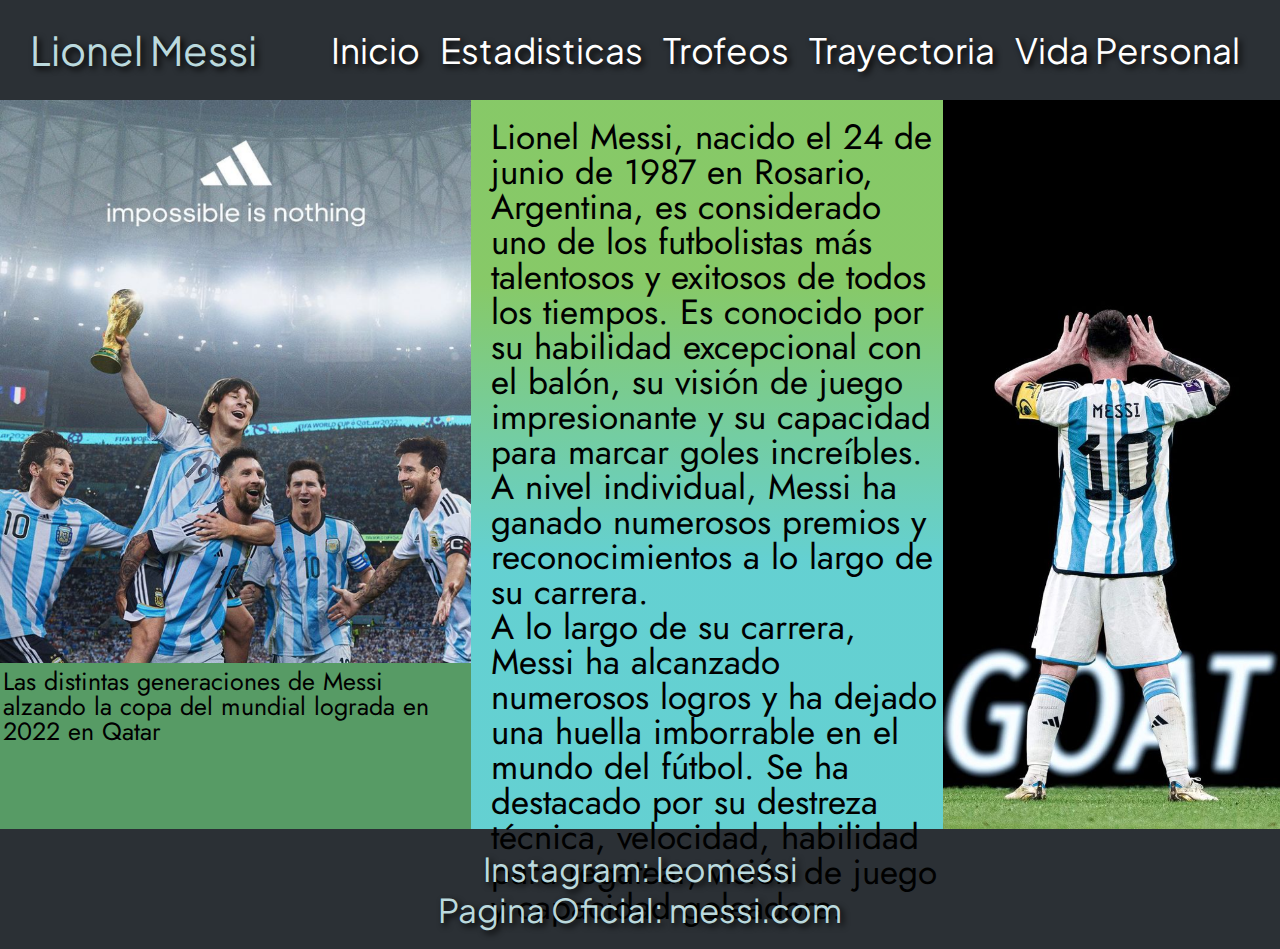
<file: index.html>
<!DOCTYPE html>
<html lang="es">

<head>
    <meta charset="UTF-8">

    <meta name="description" content="Lionel Andres Messi Cuccitini, informacion sobre el gran jugador de Argentina y su historia.">

    <meta name="keywords"  content="Messi, Lionel, 10, Seleccion Argentina, Argentina, Barcelona, Mejor jugador del mundo, Trofeos, Trayectoria">

    <meta name="viewport" content="width=device-width, initial-scale=1.0">

    <title>Lionel Messi</title>

    <link rel="stylesheet" href="./css/reset.css">

    <link rel="stylesheet" href="./sass/main.css">

    <!-- Icono pestaña -->

    <link rel="icon" href="./imagenes/logomessi.png" type="image/x-icon">

    <link rel="preconnect" href="https://fonts.googleapis.com">

    <link rel="preconnect" href="https://fonts.gstatic.com" crossorigin>

    <link href="https://fonts.googleapis.com/css2?family=Plus+Jakarta+Sans&display=swap" rel="stylesheet">

    <link href="https://fonts.googleapis.com/css2?family=Jost&display=swap" rel="stylesheet">

    <!-- Link de pagina de animaciones "animate.style"-->
    
    <link
    rel="stylesheet"
    href="https://cdnjs.cloudflare.com/ajax/libs/animate.css/4.1.1/animate.min.css"
  />

</head>

<!--El body posee la clase de la animacion -->
<body>
<!-- Barra navegadora para ir entre paginas -->
    <nav class="nav-bar">

        <div class="menu-title">

            <h1>Lionel Messi</h1>

        </div>

        <ul class="menu-links">

            <li>
                <a href="./index.html">Inicio</a>
            </li>
            <li>
                <a href="./paginas/estadisticas.html">Estadisticas</a>
            </li>
            <li>
                <a href="./paginas/trofeos.html">Trofeos</a>
            </li>
            <li>
                <a href="./paginas/trayectoria.html">Trayectoria</a>
            </li>
            <li>
                <a href="./paginas/vidaPersonal.html">Vida Personal</a>
            </li>

        </ul>

    </nav>

    <!-- Introduccion sobre Messi -->
    <section class="intro animate__animated animate__fadeIn">

        <div class="img-intro">

            <img src="./imagenes/messi_index.png" alt="Lionel Messi" class="img-index">
            <h3>Las distintas generaciones de Messi alzando la copa del mundial lograda en 2022 en Qatar </h3>
        </div>

        <div class="parrafo-1">

            <p>Lionel Messi, nacido el 24 de junio de 1987 en Rosario, Argentina, es considerado uno de los futbolistas
                más talentosos y exitosos de todos los tiempos. Es conocido por su habilidad excepcional con el balón,
                su visión de juego impresionante y su capacidad para marcar goles increíbles.
                A nivel individual, Messi ha ganado numerosos premios y reconocimientos a lo largo de su carrera.
                <br>
                A lo largo de su carrera, Messi ha alcanzado numerosos logros y ha dejado una huella imborrable en el
                mundo del fútbol. Se ha destacado por su destreza técnica, velocidad, habilidad para regatear, visión de
                juego y capacidad goleadora.
            </p>

        </div>

        <div class="aside-img">

            <aside>

                <img src="./imagenes/messiespalda.png" alt="Lionel Messi">

            </aside>
        </div>
    </section>

    <!-- El footer es el mismo siempre igual que la barra nav -->
    <footer>

        <ul>
            <li>Instagram: <a href="https://www.instagram.com/leomessi/" target="_blank">leomessi</a></li>
            <li>Pagina Oficial: <a href="https://messi.com/" target="_blank">messi.com</a></li>
        </ul>

    </footer>

</body>

</html>
</file>
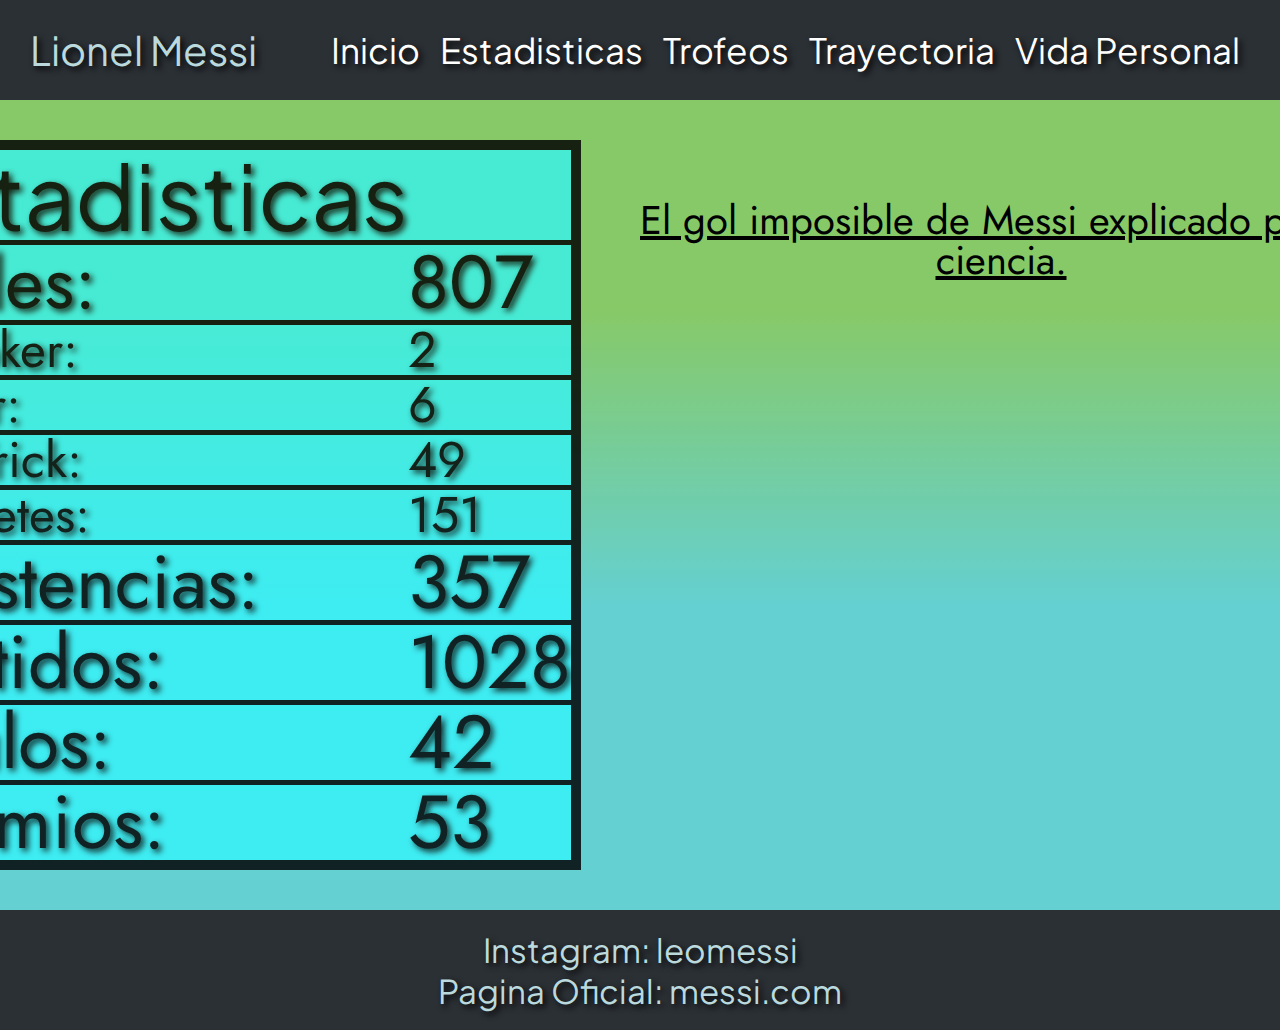
<file: paginas/estadisticas.html>
<!DOCTYPE html>
<html lang="es">

<head>

    <meta charset="UTF-8">

    <meta name="viewport" content="width=device-width, initial-scale=1.0">

    <meta name="description" content="Lionel Andres Messi Cuccitini, informacion sobre el gran jugador de Argentina y sus estadisticas.">

    <meta name="keywords"  content="Messi, Lionel, 10, Seleccion Argentina, Argentina, Barcelona, Mejor jugador del mundo, Trofeos, Trayectoria">

    <title>Estadisticas</title>

    <link rel="stylesheet" href="../css/reset.css">

    <link rel="stylesheet" href="../sass/main.css">

    <link rel="icon" href="../imagenes/logomessi.png" type="image/x-icon">

    <link rel="preconnect" href="https://fonts.googleapis.com">

    <link rel="preconnect" href="https://fonts.gstatic.com" crossorigin>

    <link href="https://fonts.googleapis.com/css2?family=Plus+Jakarta+Sans&display=swap" rel="stylesheet">

    <link href="https://fonts.googleapis.com/css2?family=Jost&display=swap" rel="stylesheet">

    <!-- Link de pagina de animaciones "animate.style"-->

    <link rel="stylesheet" href="https://cdnjs.cloudflare.com/ajax/libs/animate.css/4.1.1/animate.min.css"/>

</head>

<body class="intro">

    <!-- Barra navegadora para ir entre paginas -->
    <nav class="nav-bar">

        <div class="menu-title">

            <h1>Lionel Messi</h1>

        </div>

        <ul class="menu-links">

            <li>
                <a href="../index.html">Inicio</a>
            </li>

            <li>
                <a href="./estadisticas.html">Estadisticas</a>
            </li>

            <li>
                <a href="./trofeos.html">Trofeos</a>
            </li>

            <li>
                <a href="./trayectoria.html">Trayectoria</a>
            </li>
            <li>
                <a href="./vidaPersonal.html">Vida Personal</a>
            </li>
        </ul>

    </nav>

    <section class="estadisticas animate__animated animate__fadeIn">

        <!-- Tabla de estadisticas -->
        <table>

            <tr class="titulo-tabla">
                <th>
                    Estadisticas
                </th>
            </tr>

            <tr class="est-partidos">
                <td>Goles:</td>
                <td>807</td>
            </tr>

            <tr class="tipos-goles">
                <td>Repoker:</td>
                <td>2</td>
            </tr>

            <tr class="tipos-goles">
                <td>Poker:</td>
                <td>6</td>
            </tr>

            <tr class="tipos-goles">
                <td>Hat-Trick:</td>
                <td>49</td>
            </tr>

            <tr class="tipos-goles">
                <td>Dobletes:</td>
                <td>151</td>
            </tr>

            <tr class="est-partidos">
                <td>Asistencias:</td>
                <td>357</td>
            </tr>

            <tr class="est-partidos">
                <td>Partidos:</td>
                <td>1028</td>
            </tr>

            <tr class="est-partidos">
                <td>Titulos:</td>
                <td>42</td>
            </tr>

            <tr class="est-partidos">
                <td>Premios:</td>
                <td>53</td>
            </tr>

        </table>


        <div>
            <h2>El gol imposible de Messi explicado por la ciencia.</h2>

            <!-- Video -->
            <iframe src="https://www.youtube.com/embed/lopUfkj_KAE" frameborder="0" allow="autoplay; encrypted-media" allowfullscreen></iframe>
        </div>

    </section>
   
    <!-- El footer es el mismo siempre igual que la barra nav -->

    <footer>

        <ul>
            <li>Instagram: <a href="https://www.instagram.com/leomessi/" target="_blank">leomessi</a></li>
            <li>Pagina Oficial: <a href="https://messi.com/" target="_blank">messi.com</a></li>
        </ul>

    </footer>
</body>
</html>
</file>
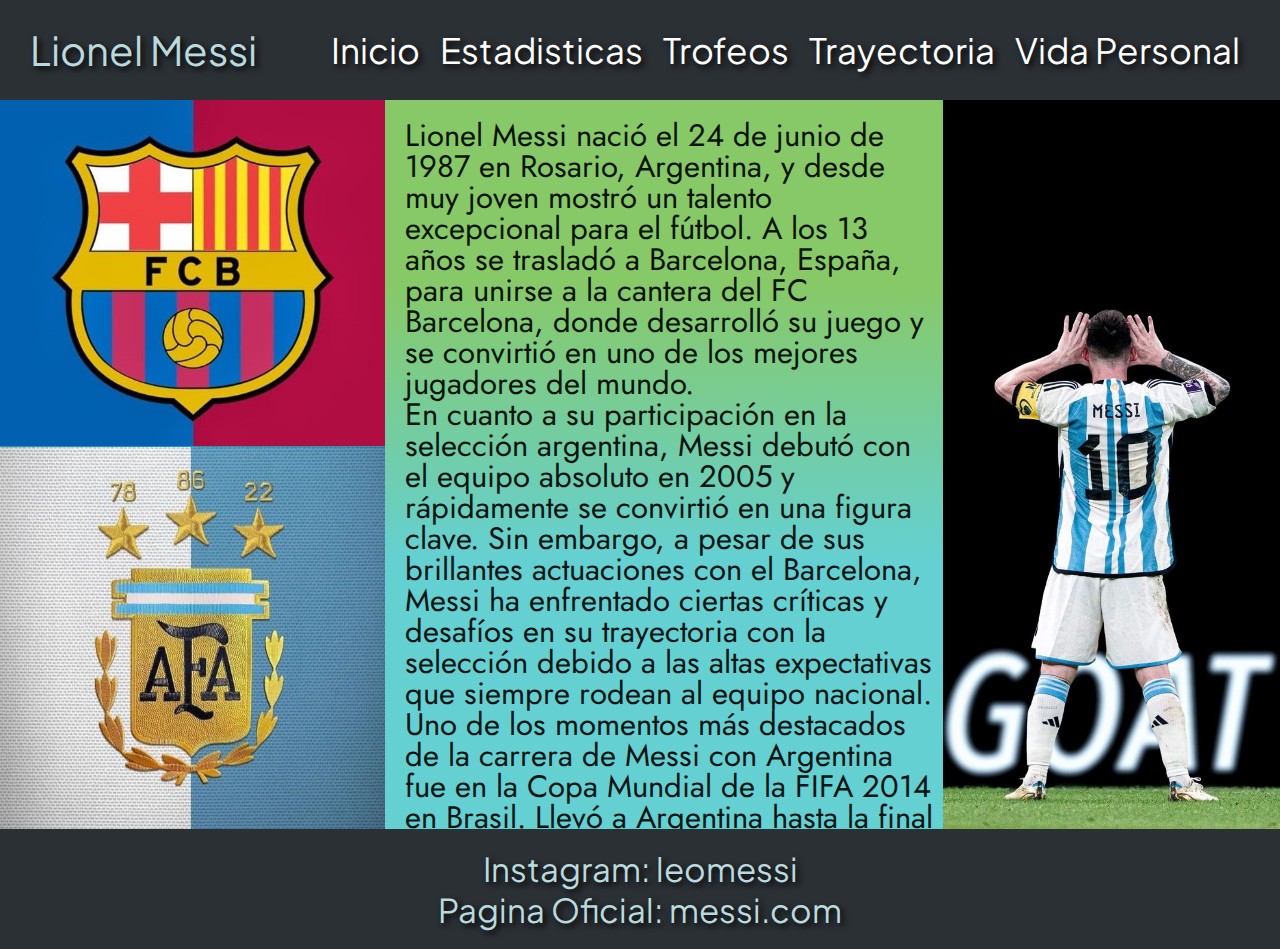
<file: paginas/trayectoria.html>
<!DOCTYPE html>
<html lang="es">

<head>
    <meta charset="UTF-8">

    <meta name="viewport" content="width=device-width, initial-scale=1.0">

    <meta name="description" content="Lionel Andres Messi Cuccitini, informacion sobre el gran jugador de Argentina y su trayectoria.">

    <meta name="keywords"  content="Messi, Lionel, 10, Seleccion Argentina, Argentina, Barcelona, Mejor jugador del mundo, Trofeos, Trayectoria">

    <title>Lionel Messi</title>

    <link rel="stylesheet" href="../css/reset.css">

    <link rel="stylesheet" href="../sass/main.css">

    <link rel="icon" href="../imagenes/logomessi.png" type="image/x-icon">

    <link rel="preconnect" href="https://fonts.googleapis.com">

    <link rel="preconnect" href="https://fonts.gstatic.com" crossorigin>

    <link href="https://fonts.googleapis.com/css2?family=Plus+Jakarta+Sans&display=swap" rel="stylesheet">

    <link href="https://fonts.googleapis.com/css2?family=Jost&display=swap" rel="stylesheet">

    <!-- Link de pagina de animaciones "animate.style"-->

    <link rel="stylesheet" href="https://cdnjs.cloudflare.com/ajax/libs/animate.css/4.1.1/animate.min.css"/>
</head>

<body class="intro">

    <!-- Barra navegadora para ir entre paginas -->
    <nav class="nav-bar">

        <div class="menu-title">

            <h1>Lionel Messi</h1>

        </div>

        <ul class="menu-links">

            <li>
                <a href="../index.html">Inicio</a>
            </li>
            <li>
                <a href="./estadisticas.html">Estadisticas</a>
            </li>
            <li>
                <a href="./trofeos.html">Trofeos</a>
            </li>
            <li>
                <a href="./trayectoria.html">Trayectoria</a>
            </li>
            <li>
                <a href="./vidaPersonal.html">Vida Personal</a>
            </li>

        </ul>

    </nav>

    <section class="trayectoria animate__animated animate__fadeIn">

        <div class="imagenes-trayectoria">

            <img src="../imagenes/barcelona-escudo.jpg" alt="Escudo del Barcelona">

            <img src="../imagenes/escudoafa.jpg" alt="Escudo Selección Argentina">

        </div>

        <div class="texto-trayectoria">

            <p>Lionel Messi nació el 24 de junio de 1987 en Rosario, Argentina, y desde muy joven mostró un talento
                excepcional para el fútbol. A los 13 años se trasladó a Barcelona, España, para unirse a la cantera del
                FC Barcelona, donde desarrolló su juego y se convirtió en uno de los mejores jugadores del mundo.
                <br>
                En cuanto a su participación en la selección argentina, Messi debutó con el equipo absoluto en 2005 y
                rápidamente se convirtió en una figura clave. Sin embargo, a pesar de sus brillantes actuaciones con el
                Barcelona, Messi ha enfrentado ciertas críticas y desafíos en su trayectoria con la selección debido a
                las altas expectativas que siempre rodean al equipo nacional.
                <br>
                Uno de los momentos más destacados de la carrera de Messi con Argentina fue en la Copa Mundial de la
                FIFA 2014 en Brasil. Llevó a Argentina hasta la final del torneo, donde su equipo fue derrotado por
                Alemania. Messi fue galardonado con el Balón de Oro como el mejor jugador del torneo.
                <br>
                Otro logro significativo para Messi y la selección argentina fue en la Copa América 2021, cuando
                finalmente lograron ganar el torneo al vencer a Brasil en la final. Este título representó un gran hito
                para Messi, ya que fue su primer título importante con el equipo nacional absoluto. Luego, en el mundial
                Qatar 2022 la seleccion de la mano de Lionel y sus demas participantes no menos importantes lograron
                consagrarse campeones del mundo al vencer a Francia en la final </p>

        </div>

        <div class="aside-img">

            <aside>

                <img src="../imagenes/messiespalda.png" alt="Lionel Messi">

            </aside>

        </div>

    </section>

    <!-- El footer es el mismo siempre igual que la barra nav -->

    <footer>

        <ul>
            <li>Instagram: <a href="https://www.instagram.com/leomessi/" target="_blank">leomessi</a></li>
            <li>Pagina Oficial: <a href="https://messi.com/" target="_blank">messi.com</a></li>
        </ul>

    </footer>

</html>
</file>
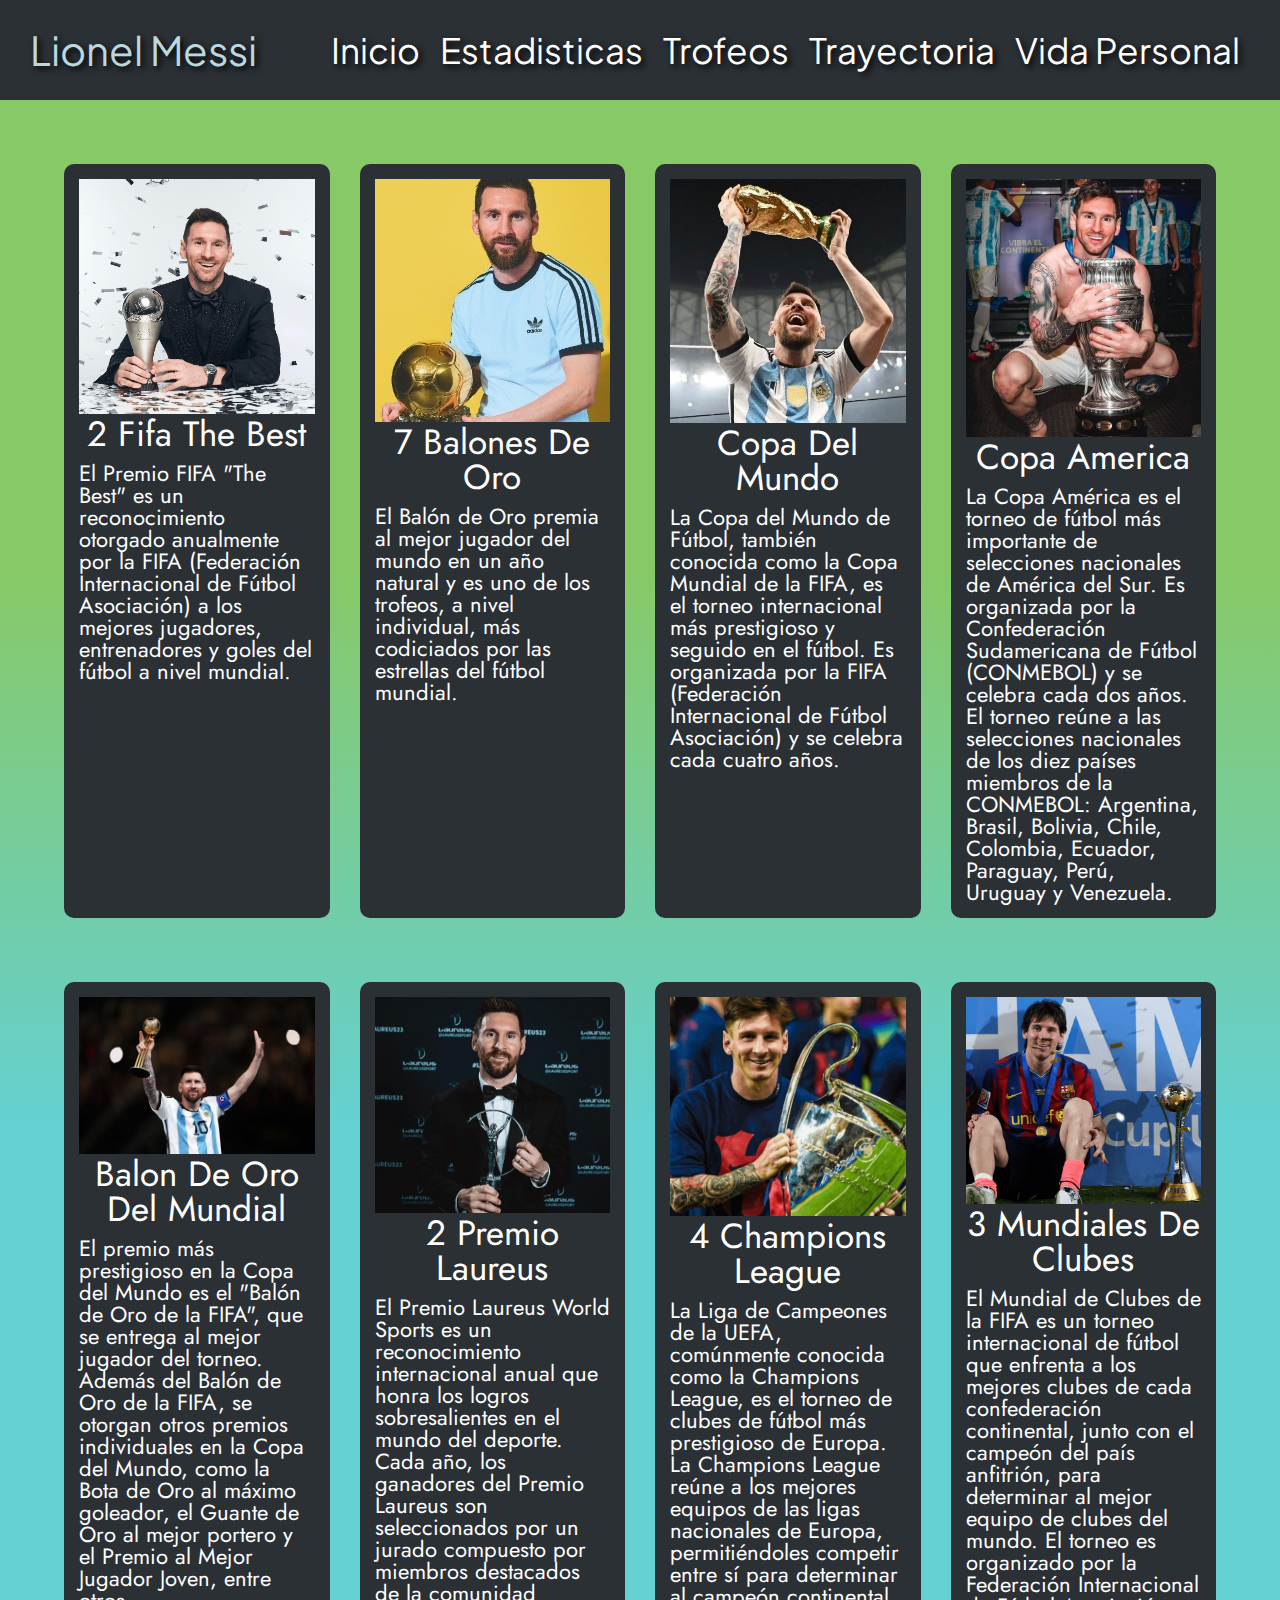
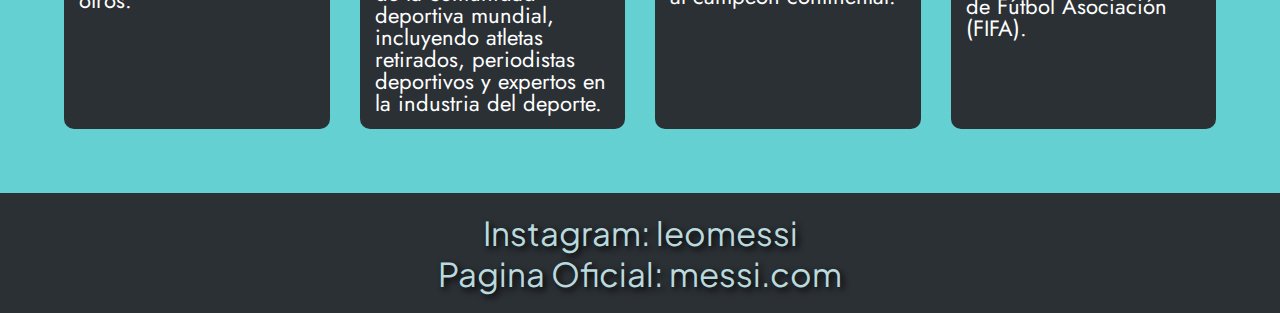
<file: paginas/trofeos.html>
<!DOCTYPE html>
<html lang="es">

<head>
    <meta charset="UTF-8">

    <meta name="viewport" content="width=device-width, initial-scale=1.0">

    <meta name="description" content="Lionel Andres Messi Cuccitini, informacion sobre el gran jugador de Argentina y sus trofeos.">

    <meta name="keywords"  content="Messi, Lionel, 10, Seleccion Argentina, Argentina, Barcelona, Mejor jugador del mundo, Trofeos, Trayectoria">

    <title>Trofeos</title>

    <link rel="stylesheet" href="../css/reset.css">

    <link rel="stylesheet" href="../sass/main.css">

    <link rel="icon" href="../imagenes/logomessi.png" type="image/x-icon">

    <link rel="preconnect" href="https://fonts.googleapis.com">

    <link rel="preconnect" href="https://fonts.gstatic.com" crossorigin>

    <link href="https://fonts.googleapis.com/css2?family=Plus+Jakarta+Sans&display=swap" rel="stylesheet">

    <link href="https://fonts.googleapis.com/css2?family=Jost&display=swap" rel="stylesheet">

    <!-- Link de pagina de animaciones "animate.style"-->

    <link rel="stylesheet" href="https://cdnjs.cloudflare.com/ajax/libs/animate.css/4.1.1/animate.min.css"/>
</head>

<body class="intro">

    <!-- Barra navegadora para ir entre paginas -->
    <nav class="nav-bar">

        <div class="menu-title">

            <h1>Lionel Messi</h1>

        </div>

        <ul class="menu-links">

            <li>
                <a href="../index.html">Inicio</a>
            </li>

            <li>
                <a href="./estadisticas.html">Estadisticas</a>
            </li>

            <li>
                <a href="./trofeos.html">Trofeos</a>
            </li>

            <li>
                <a href="./trayectoria.html">Trayectoria</a>
            </li>
            <li>
                <a href="./vidaPersonal.html">Vida Personal</a>
            </li>
        </ul>

    </nav>

    <article class="trofeos-flex animate__animated animate__fadeIn">

        <section>

            <div>

                <img src="../imagenes/messi_thebest.png" alt="Premio The Best">

                <h2>2 Fifa The Best</h2>

                <p>El Premio FIFA "The Best" es un reconocimiento otorgado anualmente por la FIFA (Federación
                    Internacional de Fútbol Asociación) a los mejores jugadores, entrenadores y goles del fútbol a nivel
                    mundial.</p>

            </div>

            <div>

                <img src="../imagenes/balon-de-oro.jpg" alt="Balon De Oro">

                <h2> 7 Balones De Oro</h2>

                <p>El Balón de Oro premia al mejor jugador del mundo en un año natural y es uno de los trofeos, a nivel
                    individual, más codiciados por las estrellas del fútbol mundial.</p>

            </div>

            <div>

                <img src="../imagenes/copaDelMundo.jpg" alt="Copa Del Mundo">

                <h2>Copa Del Mundo</h2>

                <p>La Copa del Mundo de Fútbol, también conocida como la Copa Mundial de la FIFA, es el torneo
                    internacional más prestigioso y seguido en el fútbol. Es organizada por la FIFA (Federación
                    Internacional de Fútbol Asociación) y se celebra cada cuatro años.</p>

            </div>

            <div>

                <img src="../imagenes/messi-copa-america.jpg" alt="Copa America">

                <h2>Copa America</h2>

                <p> La Copa América es el torneo de fútbol más importante de selecciones nacionales de América del Sur.
                    Es organizada por la Confederación Sudamericana de Fútbol (CONMEBOL) y se celebra cada dos años.
                    El torneo reúne a las selecciones nacionales de los diez países miembros de la CONMEBOL: Argentina,
                    Brasil, Bolivia, Chile, Colombia, Ecuador, Paraguay, Perú, Uruguay y Venezuela.</p>

            </div>

        </section>

        <section>

            <div>
                <img src="../imagenes/balon-del-mundial.jpg" alt="Balon De Oro Del Mundial">

                <h2>Balon De Oro Del Mundial</h2>

                <p>El premio más prestigioso en la Copa del Mundo es el "Balón de Oro de la FIFA", que se entrega al
                    mejor jugador del torneo. Además del Balón de Oro de la FIFA, se otorgan otros premios individuales
                    en la Copa del Mundo, como la Bota de Oro al máximo goleador, el Guante de Oro al mejor portero y el
                    Premio al Mejor Jugador Joven, entre otros.

                </p>
            </div>

            <div>
                <img src="../imagenes/premio-laureus.png" alt="Premio Laureus">

                <h2>2 Premio Laureus</h2>

                <p>El Premio Laureus World Sports es un reconocimiento internacional anual que honra los logros
                    sobresalientes en el mundo del deporte. Cada año, los ganadores del Premio Laureus son seleccionados
                    por un jurado compuesto por miembros destacados de la comunidad deportiva mundial, incluyendo
                    atletas retirados, periodistas deportivos y expertos en la industria del deporte.</p>
            </div>

            <div>

                <img src="../imagenes/champions-league.png" alt="Champions League">

                <h2>4 Champions League</h2>

                <p>La Liga de Campeones de la UEFA, comúnmente conocida como la Champions League, es el torneo de clubes
                    de fútbol más prestigioso de Europa. La Champions League reúne a los mejores equipos de las ligas
                    nacionales de Europa, permitiéndoles competir entre sí para determinar al campeón continental.</p>

            </div>

            <div>

                <img src="../imagenes/mundial-de-clubes.png" alt="Mundial De Clubes">

                <h2>3 Mundiales De Clubes</h2>

                <p>El Mundial de Clubes de la FIFA es un torneo internacional de fútbol que enfrenta a los mejores
                    clubes de cada confederación continental, junto con el campeón del país anfitrión, para determinar
                    al mejor equipo de clubes del mundo. El torneo es organizado por la Federación Internacional de
                    Fútbol Asociación (FIFA).</p>

            </div>

        </section>

    </article>

    <!-- El footer es el mismo siempre igual que la barra nav -->

    <footer>

        <ul>
            <li>Instagram: <a href="https://www.instagram.com/leomessi/" target="_blank">leomessi</a></li>
            <li>Pagina Oficial: <a href="https://messi.com/" target="_blank">messi.com</a></li>
        </ul>

    </footer>

</body>

</html>
</file>
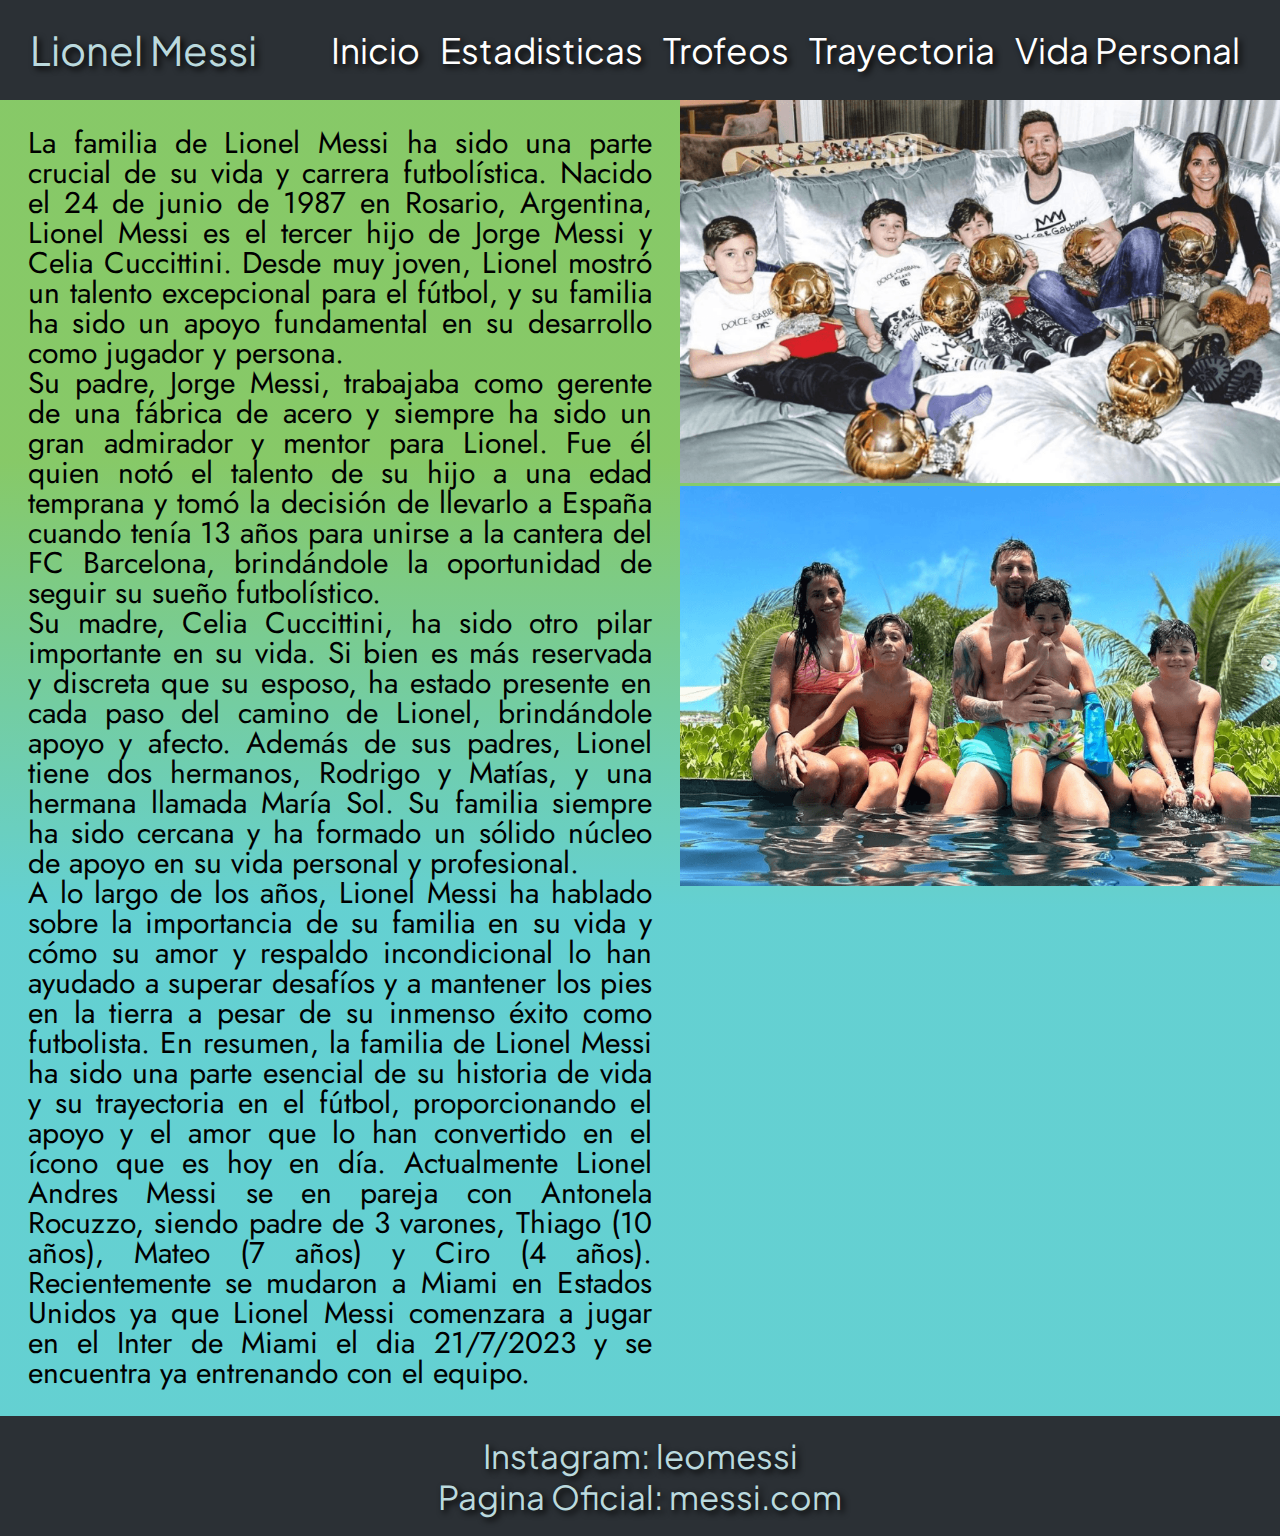
<file: paginas/vidaPersonal.html>
<!DOCTYPE html>
<html lang="es">

<head>
    <meta charset="UTF-8">

    <meta name="viewport" content="width=device-width, initial-scale=1.0">

    <meta name="description" content="Lionel Andres Messi Cuccitini, informacion sobre el gran jugador de Argentina y su vida personal.">

    <meta name="keywords"  content="Messi, Lionel, 10, Seleccion Argentina, Argentina, Barcelona, Mejor jugador del mundo, Trofeos, Trayectoria">

    <title>Vida Personal</title>

    <link rel="stylesheet" href="../css/reset.css">

    <link rel="stylesheet" href="../sass/main.css">

    <link rel="icon" href="../imagenes/logomessi.png" type="image/x-icon">

    <link rel="preconnect" href="https://fonts.googleapis.com">

    <link rel="preconnect" href="https://fonts.gstatic.com" crossorigin>

    <link href="https://fonts.googleapis.com/css2?family=Plus+Jakarta+Sans&display=swap" rel="stylesheet">

    <link href="https://fonts.googleapis.com/css2?family=Jost&display=swap" rel="stylesheet">

    <!-- Link de pagina de animaciones "animate.style"-->

        <link rel="stylesheet" href="https://cdnjs.cloudflare.com/ajax/libs/animate.css/4.1.1/animate.min.css"/>
</head>

<body>

    <!-- Barra navegadora para ir entre paginas -->
    <nav class="nav-bar">

        <div class="menu-title">

            <h1>Lionel Messi</h1>

        </div>

        <ul class="menu-links">

            <li>
                <a href="../index.html">Inicio</a>
            </li>

            <li>
                <a href="./estadisticas.html">Estadisticas</a>
            </li>

            <li>
                <a href="./trofeos.html">Trofeos</a>
            </li>

            <li>
                <a href="./trayectoria.html">Trayectoria</a>
            </li>

            <li>
                <a href="./vidaPersonal.html">Vida Personal</a>
            </li>

        </ul>

    </nav>

    <section class="vida-personal animate__animated animate__fadeIn">

        <div>

            <p>
                La familia de Lionel Messi ha sido una parte crucial de su vida y carrera futbolística. Nacido el 24 de
                junio de 1987 en Rosario, Argentina, Lionel Messi es el tercer hijo de Jorge Messi y Celia Cuccittini.
                Desde muy joven, Lionel mostró un talento excepcional para el fútbol, y su familia ha sido un apoyo
                fundamental en su desarrollo como jugador y persona.
                <br>
                Su padre, Jorge Messi, trabajaba como gerente de una fábrica de acero y siempre ha sido un gran
                admirador y mentor para Lionel. Fue él quien notó el talento de su hijo a una edad temprana y tomó la
                decisión de llevarlo a España cuando tenía 13 años para unirse a la cantera del FC Barcelona,
                brindándole la oportunidad de seguir su sueño futbolístico.
                <br>
                Su madre, Celia Cuccittini, ha sido otro pilar importante en su vida. Si bien es más reservada y
                discreta que su esposo, ha estado presente en cada paso del camino de Lionel, brindándole apoyo y
                afecto.

                Además de sus padres, Lionel tiene dos hermanos, Rodrigo y Matías, y una hermana llamada María Sol. Su
                familia siempre ha sido cercana y ha formado un sólido núcleo de apoyo en su vida personal y
                profesional.
                <br>
                A lo largo de los años, Lionel Messi ha hablado sobre la importancia de su familia en su vida y cómo su
                amor y respaldo incondicional lo han ayudado a superar desafíos y a mantener los pies en la tierra a
                pesar de su inmenso éxito como futbolista.

                En resumen, la familia de Lionel Messi ha sido una parte esencial de su historia de vida y su
                trayectoria en el fútbol, proporcionando el apoyo y el amor que lo han convertido en el ícono que es hoy
                en día.
                Actualmente Lionel Andres Messi se en pareja con Antonela Rocuzzo, siendo padre de 3 varones, Thiago (10
                años), Mateo (7 años) y Ciro (4 años).
                Recientemente se mudaron a Miami en Estados Unidos ya que Lionel Messi comenzara a jugar en el Inter de
                Miami el dia 21/7/2023 y se encuentra ya entrenando con el equipo.
            </p>

        </div>

        <div>

            <img src="../imagenes/messi-balones-oro.png" alt="Messi y su familia">

            <img src="../imagenes/messi-familia.png" alt="Messi y su familia">

        </div>

    </section>

        <!-- El footer es el mismo siempre igual que la barra nav -->

    <footer>

        <ul>
            <li>Instagram: <a href="https://www.instagram.com/leomessi/" target="_blank">leomessi</a></li>
            <li>Pagina Oficial: <a href="https://messi.com/" target="_blank">messi.com</a></li>
        </ul>

    </footer>
</body>
</file>
<file: sass/main.css>
body {
  background: rgb(33, 188, 190);
  background: linear-gradient(0deg, rgba(33, 188, 190, 0.6979166667) 41%, rgba(79, 176, 33, 0.6839110644) 70%);
}

nav {
  height: 100px;
  display: flex;
  flex-direction: row;
  align-items: center;
  background-color: #2b3035;
  color: rgba(210, 244, 248, 0.877);
  justify-content: space-between;
  font-family: "Plus Jakarta Sans", sans-serif;
  text-shadow: 3px 3px 6px black;
}
nav div h1 {
  margin-left: 30px;
  font-size: 40px;
  align-items: center;
  text-shadow: 3px 3px 6px black;
}
nav ul {
  list-style: none;
  display: flex;
  flex-direction: row;
  margin-right: 40px;
  height: 100%;
  align-items: center;
  gap: 20px;
}
nav ul li {
  display: flex;
  height: 100%;
  align-items: center;
}
nav ul li:hover {
  background-color: #343a3f;
  height: 100%;
  align-self: center;
}
nav ul a {
  text-shadow: 3px 3px 6px black;
  font-size: 35px;
  color: white;
  text-decoration: none;
}

section.intro {
  display: flex;
  height: 729px;
  justify-content: space-between;
}
section.intro div.img-intro {
  height: 729px;
  background-color: rgb(87, 155, 101);
}
section.intro div.img-intro img {
  height: 563px;
  width: 470.61px;
}
section.intro div.img-intro h3 {
  font-family: "Jost", sans-serif;
  font-size: 25px;
  width: 99%;
  padding: 3px;
}
section.intro div.parrafo-1 {
  height: 543px;
  width: auto;
}
section.intro div.parrafo-1 p {
  padding: 20px;
  font-family: "Jost", sans-serif;
  font-size: 35px;
  width: 95%;
}
section.intro div.aside-img {
  justify-content: flex-end;
  right: 0;
}
section.intro div.aside-img aside {
  height: 729px;
}
section.intro div.aside-img aside img {
  height: 100%;
}

footer {
  height: 120px;
  display: flex;
  background-color: #2b3035;
  text-align: center;
  color: rgba(210, 244, 248, 0.877);
  flex-direction: column;
  justify-content: center;
  font-size: 33px;
  font-family: "Plus Jakarta Sans", sans-serif;
  position: static;
  bottom: 0;
  width: 100%;
}
footer ul li {
  margin: 8px;
  text-shadow: 3px 3px 6px black;
}
footer ul li a {
  text-decoration: none;
  color: rgba(210, 244, 248, 0.877);
  text-shadow: 3px 3px 6px black;
}

article.trofeos-flex section {
  display: flex;
  gap: 30px;
  margin: 5%;
  justify-content: center;
  align-items: stretch;
}
article.trofeos-flex section div {
  border: 15px solid #2b3035;
  border-radius: 10px;
  width: 100%;
  background-color: #2b3035;
}
article.trofeos-flex section div img {
  width: 100%;
  height: auto;
}
article.trofeos-flex section div h2 {
  color: white;
  font-family: "Jost", sans-serif;
  text-align: center;
  font-size: 35px;
}
article.trofeos-flex section div p {
  margin-top: 10px;
  font-size: 22px;
  color: white;
  font-family: "Jost", sans-serif;
}

section.estadisticas {
  display: flex;
  flex-direction: row;
  align-items: center;
  justify-content: center;
  gap: 20px;
}
section.estadisticas table {
  border: 10px solid black;
  border-radius: 20px;
  background-color: rgba(48, 248, 255, 0.863);
  opacity: 83%;
  height: 100%;
  font-family: "Jost", sans-serif;
  margin-top: 40px;
  margin-bottom: 40px;
}
section.estadisticas table tr {
  border: 5px solid black;
}
section.estadisticas table tr.titulo-tabla {
  font-size: 90px;
  font-family: "Plus Jakarta Sans", sans-serif;
  text-shadow: 3px 3px 6px black;
}
section.estadisticas table tr.tipos-goles {
  font-size: 50px;
  text-shadow: 3px 3px 6px black;
}
section.estadisticas table tr.est-partidos {
  font-size: 75px;
  text-shadow: 3px 3px 6px black;
}
section.estadisticas div {
  display: flex;
  flex-direction: column;
  margin-bottom: 30px;
  gap: 20px;
}
section.estadisticas div h2 {
  font-family: "Jost", sans-serif;
  text-align: center;
  font-size: 40px;
  text-decoration: underline;
}
section.estadisticas div iframe {
  width: 800px;
  height: 480px;
  align-self: center;
}

section.trayectoria {
  height: 729px;
  display: flex;
  flex-direction: row;
}
section.trayectoria div.imagenes-trayectoria {
  display: flex;
  flex-direction: column;
  justify-content: space-around;
  background-color: rgb(34, 151, 180);
}
section.trayectoria div.imagenes-trayectoria img {
  width: 385px;
  height: auto;
  background-color: rgba(48, 248, 255, 0.863);
}
section.trayectoria div.texto-trayectoria {
  height: 729px;
  opacity: 90%;
  width: auto;
  overflow: hidden;
}
section.trayectoria div.texto-trayectoria p {
  overflow: scroll;
  padding: 20px;
  width: 95%;
  font-size: 31px;
  font-family: "Jost", sans-serif;
  height: 100%;
  text-justify: center;
}
section.trayectoria div.aside-img {
  height: 729px;
  width: auto;
}
section.trayectoria div.aside-img img {
  height: 729px;
  width: auto;
}

section.vida-personal {
  display: flex;
  flex-direction: row;
  height: auto;
}
section.vida-personal div img {
  justify-content: flex-end;
  height: auto;
  width: 600px;
}
section.vida-personal div p {
  padding: 28px;
  text-align: justify;
  font-size: 30px;
  font-family: "Jost", sans-serif;
  height: 100%;
  width: auto;
  text-justify: center;
}

@media (max-width: 576px) {
  body {
    background: linear-gradient(0deg, rgba(33, 188, 190, 0.6979166667) 41%, rgba(79, 176, 33, 0.6839110644) 70%);
  }
  body footer {
    bottom: 0;
    position: static;
    display: flex;
    flex-direction: column;
    width: 100%;
  }
  body footer li {
    font-size: 14px;
  }
  body footer a {
    font-size: 14px;
  }
  body nav.nav-bar {
    width: 100%;
    height: 70px;
    display: flex;
    flex-direction: row;
    flex-wrap: wrap;
    align-items: center;
    justify-content: space-between;
  }
  body nav.nav-bar h1 {
    font-size: 80%;
  }
  body nav.nav-bar ul {
    display: flex;
    gap: 4px;
  }
  body nav.nav-bar ul li a {
    font-size: 9px;
  }
  body section.intro {
    width: 100%;
    height: 729px;
    display: flex;
    flex-direction: column;
  }
  body section.intro div.img-intro {
    width: auto;
    margin-top: 3px;
    display: flex;
    flex-direction: row;
  }
  body section.intro div.img-intro img {
    height: 300px;
    width: auto;
  }
  body section.intro div.img-intro h3 {
    font-size: 12px;
  }
  body section.intro div.parrafo-1 {
    height: 200px;
    width: auto;
  }
  body section.intro div.parrafo-1 p {
    padding: 3px;
    font-size: 15px;
  }
  body section.intro div.aside-img {
    height: 200px;
  }
  body section.intro div.aside-img aside {
    height: 200px;
  }
  body section.intro div.aside-img aside img {
    width: auto;
    height: 200px;
  }
  body section.estadisticas {
    display: flex;
    flex-direction: column;
  }
  body section.estadisticas div h2 {
    font-size: 17px;
  }
  body section.estadisticas div iframe {
    width: 270px;
    height: auto;
  }
  body section.estadisticas table {
    width: 300px;
    border: 2px solid black;
  }
  body section.estadisticas table tr th {
    width: 100%;
  }
  body section.estadisticas table tr.titulo-tabla {
    font-size: 22px;
  }
  body section.estadisticas table tr.est-partidos {
    font-size: 20px;
  }
  body section.estadisticas table tr.tipos-goles {
    font-size: 18px;
  }
  body article.trofeos-flex {
    width: 100%;
  }
  body article.trofeos-flex section {
    display: flex;
    flex-direction: column;
    align-items: center;
    width: 100%;
  }
  body article.trofeos-flex section h2 {
    font-size: 22px;
  }
  body article.trofeos-flex section p {
    font-size: 18px;
  }
  body article.trofeos-flex section div {
    width: 50%;
  }
  body article.trofeos-flex section div img {
    width: 100%;
    height: auto;
  }
  body section.trayectoria {
    width: 100%;
    display: flex;
    flex-direction: column;
    align-items: center;
  }
  body section.trayectoria div.imagenes-trayectoria {
    width: 23vh;
    display: flex;
    flex-direction: row;
  }
  body section.trayectoria div.imagenes-trayectoria img {
    width: 100%;
    height: auto;
  }
  body section.trayectoria div.texto-trayectoria {
    width: 100%;
    align-self: flex-start;
  }
  body section.trayectoria div.texto-trayectoria p {
    font-size: 80%;
  }
  body section.trayectoria div.aside-img {
    width: 0;
    height: 0;
  }
  body section.trayectoria div.aside-img img {
    width: 100%;
    height: auto;
  }
  body section.vida-personal {
    width: 100%;
    display: flex;
    flex-direction: column;
    overflow: scroll;
  }
  body section.vida-personal div {
    display: flex;
    flex-direction: column;
  }
  body section.vida-personal div p {
    font-size: 14px;
  }
  body section.vida-personal div img {
    order: 3;
    width: 100%;
    height: auto;
  }
}
@media (min-width: 576px) and (max-width: 1024px) {
  body {
    background: linear-gradient(0deg, rgba(33, 188, 190, 0.6979166667) 41%, rgba(79, 176, 33, 0.6839110644) 70%);
  }
  nav.nav-bar {
    width: 100%;
    height: 100px;
    display: flex;
    flex-direction: column;
    flex-wrap: wrap;
    align-items: center;
    justify-content: center;
  }
  nav.nav-bar div h1 {
    font-size: 100%;
  }
  nav.nav-bar ul li a {
    font-size: 100%;
  }
  section.intro {
    width: 100%;
    display: flex;
    flex-direction: row;
    gap: 10px;
  }
  section.intro div.img-intro {
    width: 30%;
  }
  section.intro div.img-intro h3 {
    font-size: 17px;
  }
  section.intro div.img-intro img.img-index {
    width: 100%;
    height: auto;
  }
  section.intro div.parrafo-1 {
    padding-top: 20px;
    width: 40%;
    height: 100%;
    align-self: center;
    justify-self: center;
    display: flex;
    align-items: center;
    justify-content: center;
  }
  section.intro div.parrafo-1 p {
    height: 100%;
    width: 80%;
    font-size: 20px;
  }
  section.intro div.aside-img {
    width: 30%;
  }
  section.intro div.aside-img img {
    width: 100%;
    height: auto;
  }
  section.estadisticas {
    margin: 10px;
    height: 616px;
  }
  section.estadisticas div h2 {
    font-size: 22px;
  }
  section.estadisticas div iframe {
    height: 300px;
    width: 480px;
  }
  section.estadisticas table {
    width: 300px;
    height: 400px;
  }
  section.estadisticas table tr th {
    width: 100%;
    font-size: 24px;
  }
  section.estadisticas table tr.titulo-tabla {
    font-size: 100%;
  }
  section.estadisticas table tr.est-partidos {
    font-size: 22px;
  }
  section.estadisticas table tr.tipos-goles {
    font-size: 19px;
  }
  article.trofeos-flex {
    width: 100%;
  }
  article.trofeos-flex section {
    display: flex;
    flex-direction: column;
    align-items: center;
    width: 90%;
  }
  article.trofeos-flex section div {
    width: 50%;
  }
  article.trofeos-flex section div img {
    width: 100%;
    height: auto;
  }
  section.trayectoria {
    width: 100%;
    height: 616px;
  }
  section.trayectoria div.imagenes-trayectoria {
    width: 40%;
  }
  section.trayectoria div.imagenes-trayectoria img {
    width: 100%;
    height: auto;
  }
  section.trayectoria div.texto-trayectoria {
    width: 60%;
    padding: 7px;
  }
  section.trayectoria div.texto-trayectoria p {
    font-size: 15px;
  }
  section.trayectoria div.aside-img {
    width: 40%;
  }
  section.trayectoria div.aside-img img {
    width: 100%;
    height: auto;
  }
  section.vida-personal {
    height: 100%;
    width: 100%;
    display: flex;
    flex-direction: column;
    overflow: scroll;
  }
  section.vida-personal div {
    display: flex;
    flex-direction: column;
  }
  section.vida-personal div p {
    font-size: 100%;
  }
  section.vida-personal div img {
    order: 3;
    width: 100%;
    height: auto;
  }
  footer {
    width: 100%;
  }
  footer li {
    font-size: 60%;
  }
  footer a {
    font-size: 100%;
  }
}/*# sourceMappingURL=main.css.map */
</file>
